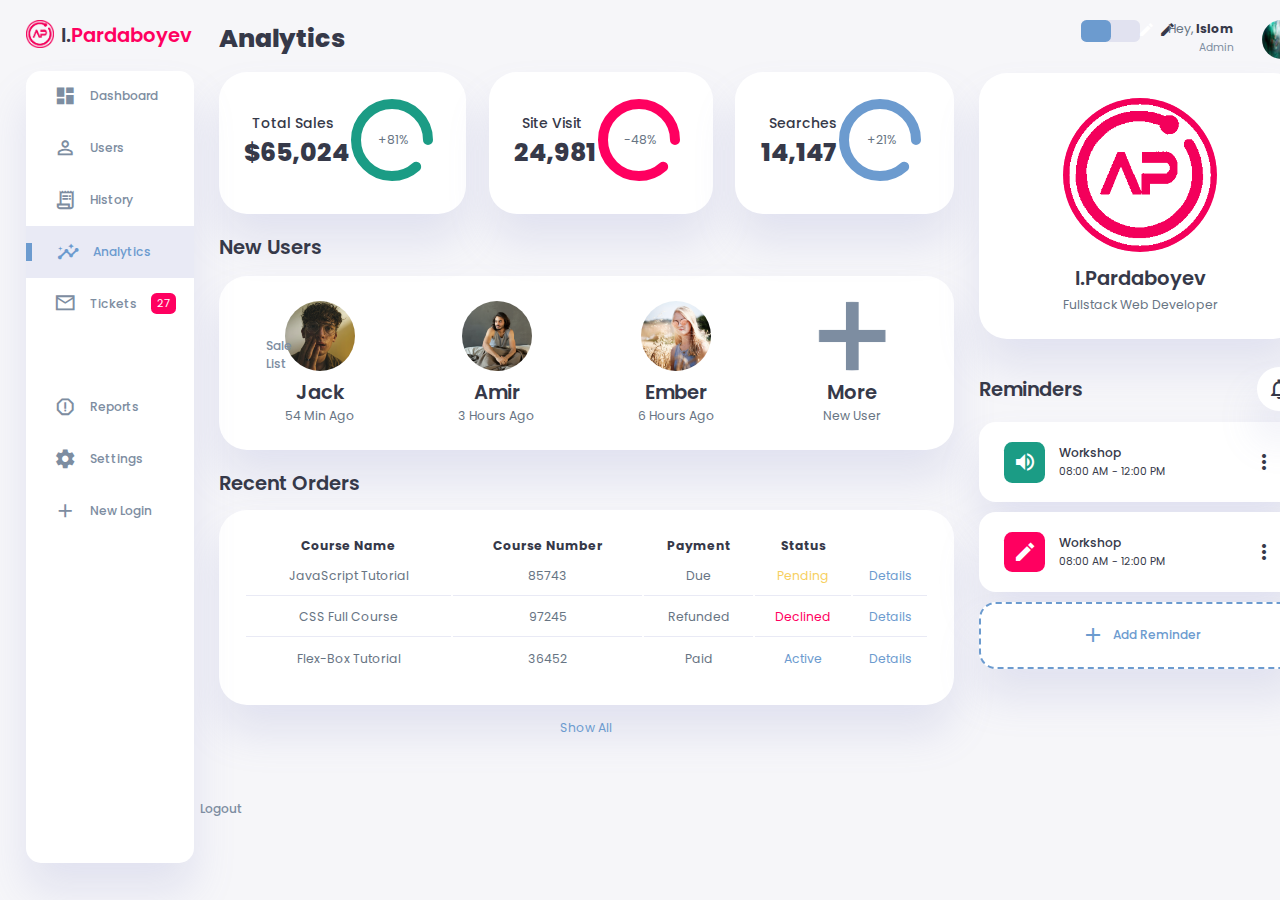
<file: Admin Dashboard/index.html>
<!DOCTYPE html>
<html lang="en">

<head>
    <meta charset="UTF-8">
    <meta name="viewport" content="width=device-width, initial-scale=1.0">
    <link href="https://fonts.googleapis.com/icon?family=Material+Icons+Sharp" rel="stylesheet">
    <link rel="stylesheet" href="style.css">
    <title>Responsive Dashboard Design #1</title>
</head>

<body>

    <div class="container">
        <!-- Sidebar Section -->
        <aside>
            <div class="toggle">
                <div class="logo">
                    <img src="images/IP.png">
                    <h2>I.<span class="danger">Pardaboyev</span></h2>
                </div>
                <div class="close" id="close-btn">
                    <span class="material-icons-sharp">
                        close
                    </span>
                </div>
            </div>

            <div class="sidebar">
                <a href="#">
                    <span class="material-icons-sharp">
                        dashboard
                    </span>
                    <h3>Dashboard</h3>
                </a>
                <a href="#">
                    <span class="material-icons-sharp">
                        person_outline
                    </span>
                    <h3>Users</h3>
                </a>
                <a href="#">
                    <span class="material-icons-sharp">
                        receipt_long
                    </span>
                    <h3>History</h3>
                </a>
                <a href="#" class="active">
                    <span class="material-icons-sharp">
                        insights
                    </span>
                    <h3>Analytics</h3>
                </a>
                <a href="#">
                    <span class="material-icons-sharp">
                        mail_outline
                    </span>
                    <h3>Tickets</h3>
                    <span class="message-count">27</span>
                </a>
                <a href="#">
                    <span class="material-icons-sharp">
                        inventory
                    </span>
                    <h3>Sale List</h3>
                </a>
                <a href="#">
                    <span class="material-icons-sharp">
                        report_gmailerrorred
                    </span>
                    <h3>Reports</h3>
                </a>
                <a href="#">
                    <span class="material-icons-sharp">
                        settings
                    </span>
                    <h3>Settings</h3>
                </a>
                <a href="#">
                    <span class="material-icons-sharp">
                        add
                    </span>
                    <h3>New Login</h3>
                </a>
                <a href="#">
                    <span class="material-icons-sharp">
                        logout
                    </span>
                    <h3>Logout</h3>
                </a>
            </div>
        </aside>
        <!-- End of Sidebar Section -->

        <!-- Main Content -->
        <main>
            <h1>Analytics</h1>
            <!-- Analyses -->
            <div class="analyse">
                <div class="sales">
                    <div class="status">
                        <div class="info">
                            <h3>Total Sales</h3>
                            <h1>$65,024</h1>
                        </div>
                        <div class="progresss">
                            <svg>
                                <circle cx="38" cy="38" r="36"></circle>
                            </svg>
                            <div class="percentage">
                                <p>+81%</p>
                            </div>
                        </div>
                    </div>
                </div>
                <div class="visits">
                    <div class="status">
                        <div class="info">
                            <h3>Site Visit</h3>
                            <h1>24,981</h1>
                        </div>
                        <div class="progresss">
                            <svg>
                                <circle cx="38" cy="38" r="36"></circle>
                            </svg>
                            <div class="percentage">
                                <p>-48%</p>
                            </div>
                        </div>
                    </div>
                </div>
                <div class="searches">
                    <div class="status">
                        <div class="info">
                            <h3>Searches</h3>
                            <h1>14,147</h1>
                        </div>
                        <div class="progresss">
                            <svg>
                                <circle cx="38" cy="38" r="36"></circle>
                            </svg>
                            <div class="percentage">
                                <p>+21%</p>
                            </div>
                        </div>
                    </div>
                </div>
            </div>
            <!-- End of Analyses -->

            <!-- New Users Section -->
            <div class="new-users">
                <h2>New Users</h2>
                <div class="user-list">
                    <div class="user">
                        <img src="images/profile-2.jpg">
                        <h2>Jack</h2>
                        <p>54 Min Ago</p>
                    </div>
                    <div class="user">
                        <img src="images/profile-3.jpg">
                        <h2>Amir</h2>
                        <p>3 Hours Ago</p>
                    </div>
                    <div class="user">
                        <img src="images/profile-4.jpg">
                        <h2>Ember</h2>
                        <p>6 Hours Ago</p>
                    </div>
                    <div class="user">
                        <img src="images/plus.png">
                        <h2>More</h2>
                        <p>New User</p>
                    </div>
                </div>
            </div>
            <!-- End of New Users Section -->

            <!-- Recent Orders Table -->
            <div class="recent-orders">
                <h2>Recent Orders</h2>
                <table>
                    <thead>
                        <tr>
                            <th>Course Name</th>
                            <th>Course Number</th>
                            <th>Payment</th>
                            <th>Status</th>
                            <th></th>
                        </tr>
                    </thead>
                    <tbody></tbody>
                </table>
                <a href="#">Show All</a>
            </div>
            <!-- End of Recent Orders -->

        </main>
        <!-- End of Main Content -->

        <!-- Right Section -->
        <div class="right-section">
            <div class="nav">
                <button id="menu-btn">
                    <span class="material-icons-sharp">
                        menu
                    </span>
                </button>
                <div class="dark-mode">
                    <span class="material-icons-sharp active">
                        light_mode
                    </span>
                    <span class="material-icons-sharp">
                        dark_mode
                    </span>
                </div>

                <div class="profile">
                    <div class="info">
                        <p>Hey, <b>Islom</b></p>
                        <small class="text-muted">Admin</small>
                    </div>
                    <div class="profile-photo">
                        <img src="images/profile-1.jpg">
                    </div>
                </div>

            </div>
            <!-- End of Nav -->

            <div class="user-profile">
                <div class="logo">
                    <img src="images/IP.png">
                    <h2>I.Pardaboyev</h2>
                    <p>Fullstack Web Developer</p>
                </div>
            </div>

            <div class="reminders">
                <div class="header">
                    <h2>Reminders</h2>
                    <span class="material-icons-sharp">
                        notifications_none
                    </span>
                </div>

                <div class="notification">
                    <div class="icon">
                        <span class="material-icons-sharp">
                            volume_up
                        </span>
                    </div>
                    <div class="content">
                        <div class="info">
                            <h3>Workshop</h3>
                            <small class="text_muted">
                                08:00 AM - 12:00 PM
                            </small>
                        </div>
                        <span class="material-icons-sharp">
                            more_vert
                        </span>
                    </div>
                </div>

                <div class="notification deactive">
                    <div class="icon">
                        <span class="material-icons-sharp">
                            edit
                        </span>
                    </div>
                    <div class="content">
                        <div class="info">
                            <h3>Workshop</h3>
                            <small class="text_muted">
                                08:00 AM - 12:00 PM
                            </small>
                        </div>
                        <span class="material-icons-sharp">
                            more_vert
                        </span>
                    </div>
                </div>

                <div class="notification add-reminder">
                    <div>
                        <span class="material-icons-sharp">
                            add
                        </span>
                        <h3>Add Reminder</h3>
                    </div>
                </div>

            </div>

        </div>


    </div>

    <script src="orders.js"></script>
    <script src="index.js"></script>
</body>

</html>
</file>
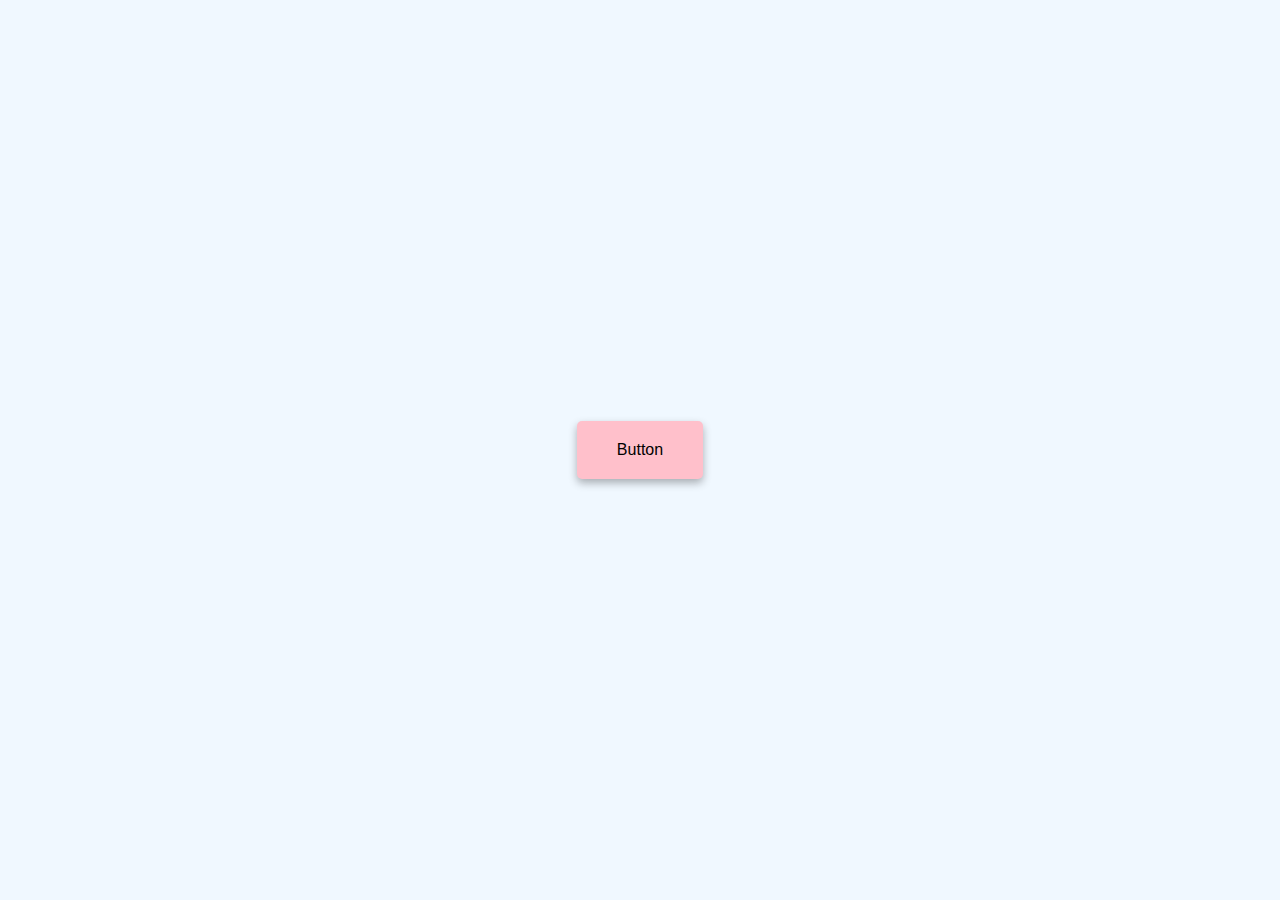
<file: Button ripple effect/index.html>
<!DOCTYPE html>
<html lang="en">
<head>
    <meta charset="UTF-8">
    <meta name="viewport" content="width=device-width, initial-scale=1.0">
    <title>Button Ripple Effect</title>
    <link rel="stylesheet" href="./style.css">
    <link rel="shortcut icon" href="./Untitled Project.jpg" type="image/x-icon">
</head>
<body>
    <a href="#" class="btn"><span>Button</span></a>

    <script src="./script.js"></script>
</body>
</html>
</file>
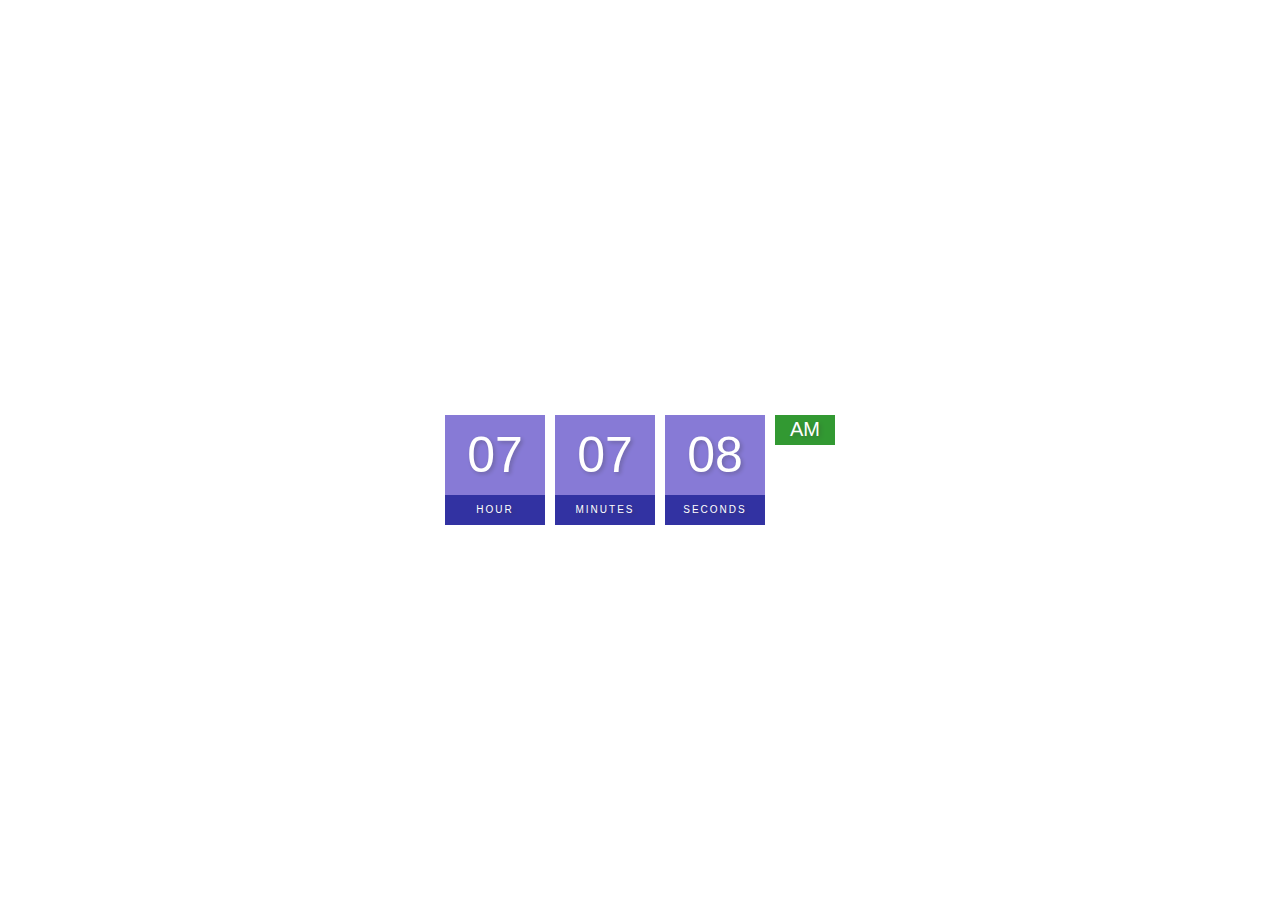
<file: Digital clock/index.html>
<!DOCTYPE html>
<html lang="en">
<head>
    <meta charset="UTF-8">
    <meta name="viewport" content="width=device-width, initial-scale=1.0">
    <title>Digital Clock</title>
    <link rel="stylesheet" href="./style.css">
</head>
<body>
    <h2>Digital Clock</h2>
    <div class="clock">
        <div>
            <span id="hour">00</span>
            <span class="text">Hour</span>
        </div>
        <div>
            <span id="minutes">00</span>
            <span class="text">Minutes</span>
        </div>
        <div>
            <span id="seconds">00</span>
            <span class="text">Seconds</span>
        </div>
        <div>
            <span id="ampm">AM</span>
        </div>
    </div>
    <script src="./script.js"></script>
</body>
</html>
</file>
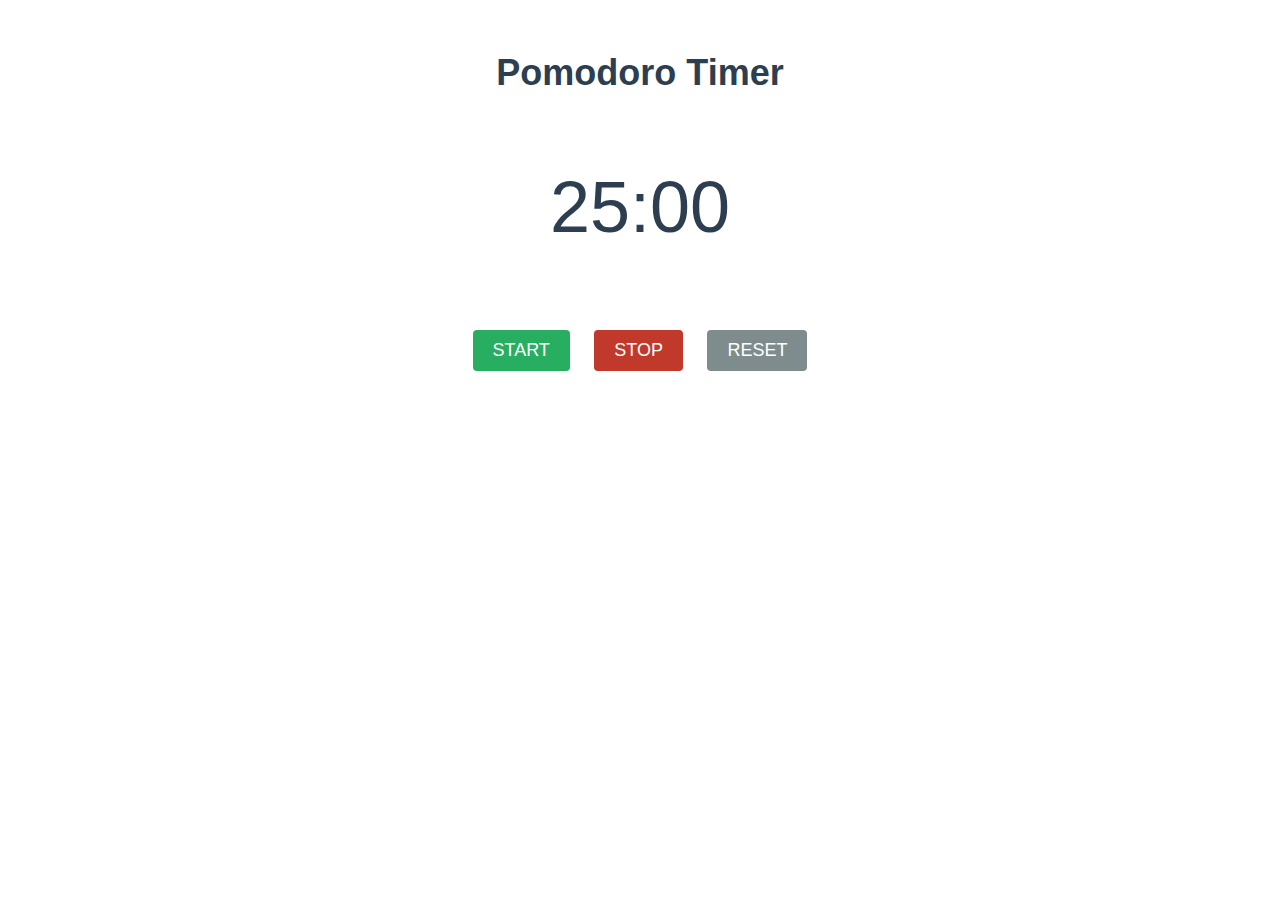
<file: Pomodoro timer/index.html>
<!DOCTYPE html>
<html lang="en">
<head>
    <meta charset="UTF-8">
    <meta name="viewport" content="width=device-width, initial-scale=1.0">
    <title>Pomodoro Timer</title>
    <!-- custom css -->
    <link rel="stylesheet" href="./style.css">
</head>
<body>

    <div class="container">
        <h1 class="title">Pomodoro Timer</h1>
        <p class="timer" id="timer">25:00</p>
        <div class="button-wrapper">
            <button id="start">Start</button>
            <button id="stop">Stop</button>
            <button id="reset">Reset</button>
        </div>
    </div>

    <!-- custom js -->
    <script src="./script.js"></script>
</body>
</html>
</file>
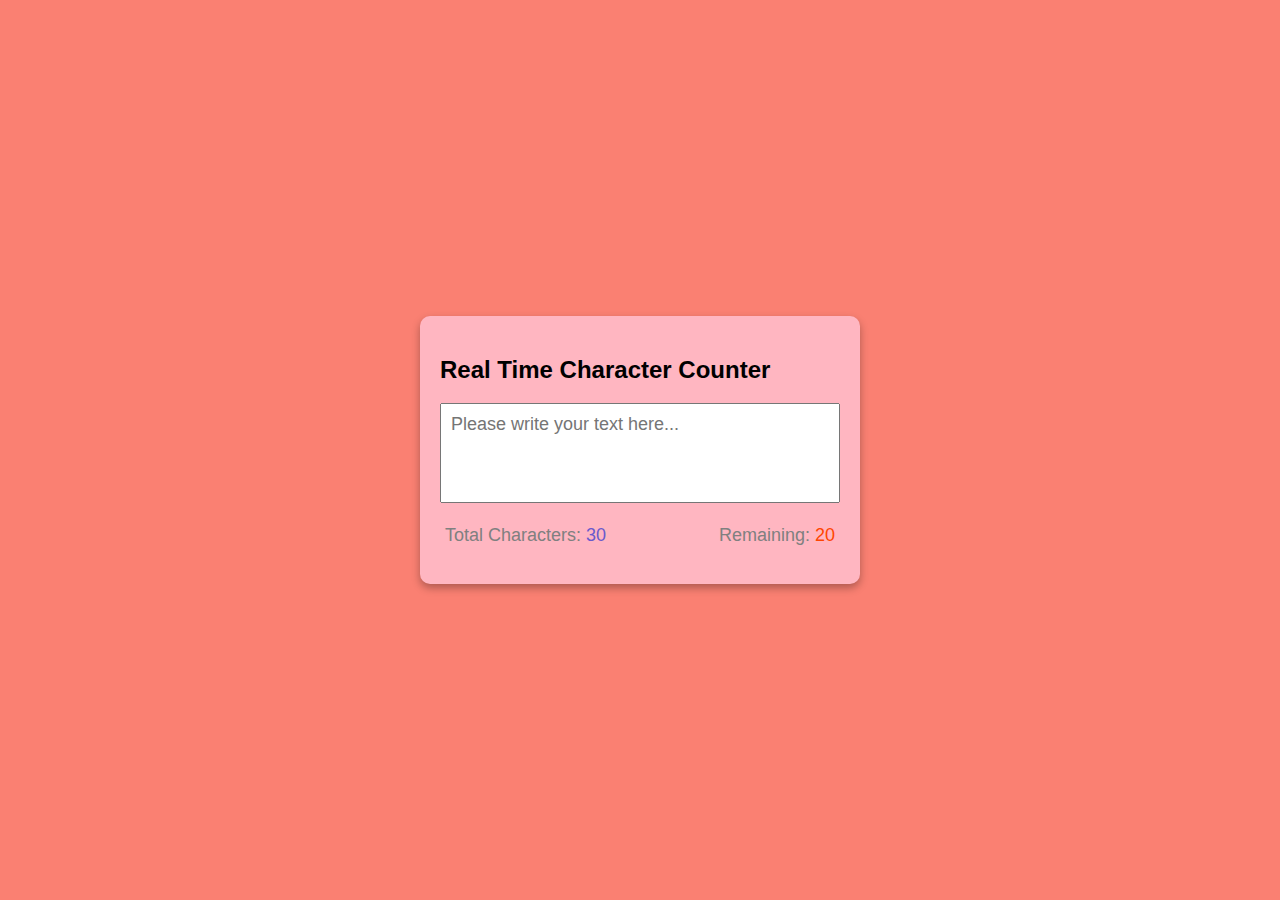
<file: Real Time Character Counter/index.html>
<!DOCTYPE html>
<html lang="en">
<head>
    <meta charset="UTF-8">
    <meta name="viewport" content="width=device-width, initial-scale=1.0">
    <title>Real Time Character Counter</title>
    <link rel="stylesheet" href="./style.css">
</head>
<body>
    <div class="container">
        <h2>Real Time Character Counter</h2>
        <textarea id="textarea" class="textarea" placeholder="Please write your text here..." maxlength="50"></textarea>
        <div class="counter-container">
            <p>Total Characters: <span class="total-counter" id="total-counter">30</span></p>
            <p>Remaining: <span class="remaining-counter" id="remaining-counter">20</span></p>
        </div>
    </div>

    <script src="./script.js"></script>
</body>
</html>
</file>
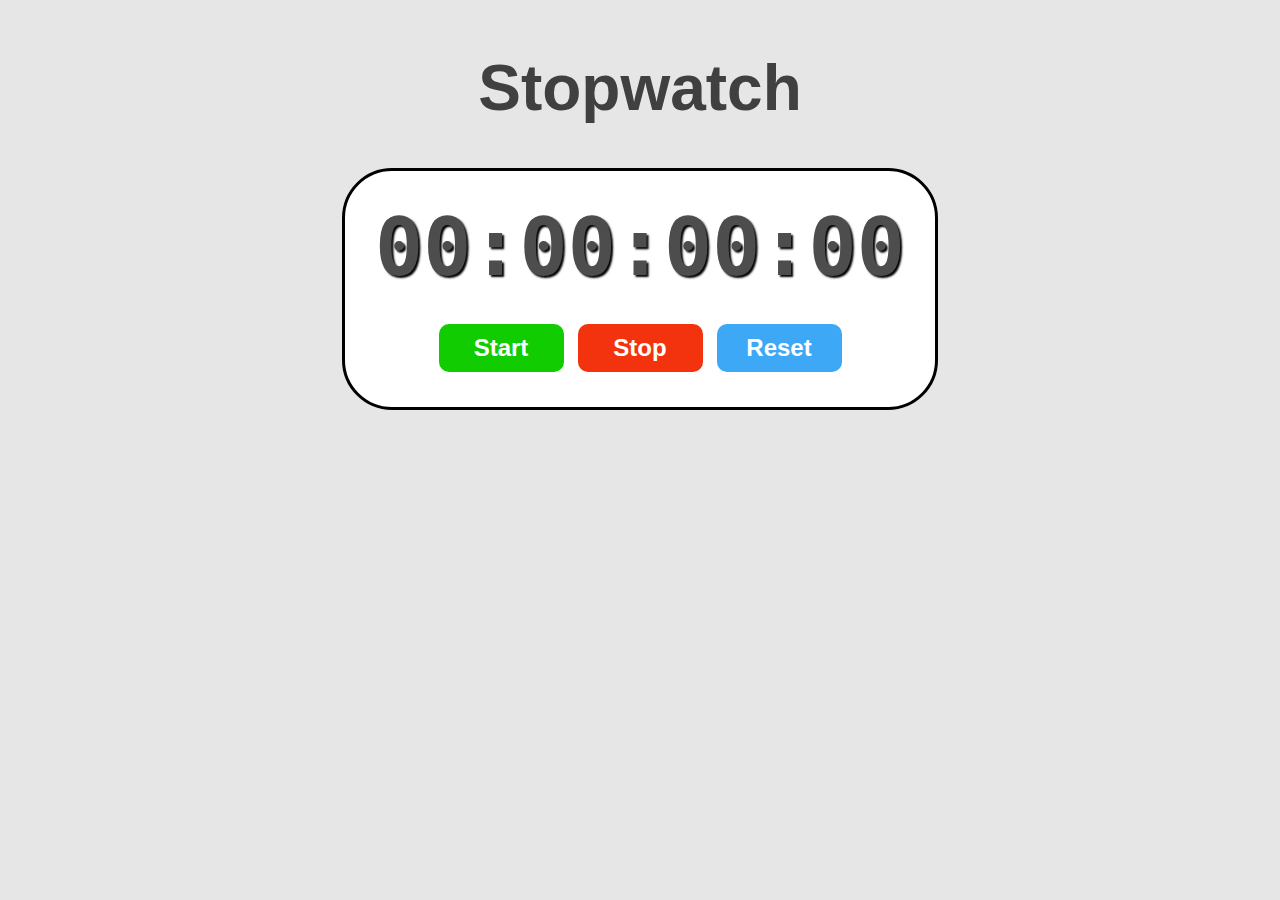
<file: stopwatch-html-css-js/index.html>
<!DOCTYPE html>
<html lang="en">

<head>
    <meta charset="UTF-8">
    <meta name="viewport" content="width=device-width, initial-scale=1.0">
    <title>Document</title>
    <!-- css -->
    <link rel="stylesheet" href="./index.css">
</head>

<body>

    <h1 id="myH1">Stopwatch</h1>

    <div id="container">
        <div id="display">
            00:00:00:00
        </div>
        <div id="controls">
            <button id="startBtn" onclick="start()">Start</button>
            <button id="stopBtn" onclick="stopBtn()">Stop</button>
            <button id="resetBtn" onclick="reset()">Reset</button>
        </div>
    </div>

    <!-- js -->
    <script src="./index.js"></script>
</body>

</html>
</file>
<file: Admin Dashboard/style.css>
@import url('https://fonts.googleapis.com/css2?family=Poppins:wght@300;400;500;600;700;800&display=swap');

:root{
    --color-primary: #6C9BCF;
    --color-danger: #FF0060;
    --color-success: #1B9C85;
    --color-warning: #F7D060;
    --color-white: #fff;
    --color-info-dark: #7d8da1;
    --color-dark: #363949;
    --color-light: rgba(132, 139, 200, 0.18);
    --color-dark-variant: #677483;
    --color-background: #f6f6f9;

    --card-border-radius: 2rem;
    --border-radius-1: 0.4rem;
    --border-radius-2: 1.2rem;

    --card-padding: 1.8rem;
    --padding-1: 1.2rem;

    --box-shadow: 0 2rem 3rem var(--color-light);
}

.dark-mode-variables{
    --color-background: #181a1e;
    --color-white: #202528;
    --color-dark: #edeffd;
    --color-dark-variant: #a3bdcc;
    --color-light: rgba(0, 0, 0, 0.4);
    --box-shadow: 0 2rem 3rem var(--color-light);
}

*{
    margin: 0;
    padding: 0;
    outline: 0;
    appearance: 0;
    border: 0;
    text-decoration: none;
    box-sizing: border-box;
}

html{
    font-size: 14px;
}

body{
    width: 100vw;
    height: 100vh;
    font-family: 'Poppins', sans-serif;
    font-size: 0.88rem;
    user-select: none;
    overflow-x: hidden;
    color: var(--color-dark);
    background-color: var(--color-background);
}

a{
    color: var(--color-dark);
}

img{
    display: block;
    width: 100%;
    object-fit: cover;
}

h1{
    font-weight: 800;
    font-size: 1.8rem;
}

h2{
    font-weight: 600;
    font-size: 1.4rem;
}

h3{
    font-weight: 500;
    font-size: 0.87rem;
}

small{
    font-size: 0.76rem;
}

p{
    color: var(--color-dark-variant);
}

b{
    color: var(--color-dark);
}

.text-muted{
    color: var(--color-info-dark);
}

.primary{
    color: var(--color-primary);
}

.danger{
    color: var(--color-danger);
}

.success{
    color: var(--color-success);
}

.warning{
    color: var(--color-warning);
}

.container{
    display: grid;
    width: 96%;
    margin: 0 auto;
    gap: 1.8rem;
    grid-template-columns: 12rem auto 23rem;
}

aside{
    height: 100vh;
}

aside .toggle{
    display: flex;
    align-items: center;
    justify-content: space-between;
    margin-top: 1.4rem;
}

aside .toggle .logo{
    display: flex;
    gap: 0.5rem;
}

aside .toggle .logo img{
    width: 2rem;
    height: 2rem;
}

aside .toggle .close{
    padding-right: 1rem;
    display: none;
}

aside .sidebar{
    display: flex;
    flex-direction: column;
    background-color: var(--color-white);
    box-shadow: var(--box-shadow);
    border-radius: 15px;
    height: 88vh;
    position: relative;
    top: 1.5rem;
    transition: all 0.3s ease;
}

aside .sidebar:hover{
    box-shadow: none;
}

aside .sidebar a{
    display: flex;
    align-items: center;
    color: var(--color-info-dark);
    height: 3.7rem;
    gap: 1rem;
    position: relative;
    margin-left: 2rem;
    transition: all 0.3s ease;
}

aside .sidebar a span{
    font-size: 1.6rem;
    transition: all 0.3s ease;
}

aside .sidebar a:last-child{
    position: absolute;
    bottom: 2rem;
    width: 100%;
}

aside .sidebar a.active{
    width: 100%;
    color: var(--color-primary);
    background-color: var(--color-light);
    margin-left: 0;
}

aside .sidebar a.active::before{
    content: '';
    width: 6px;
    height: 18px;
    background-color: var(--color-primary);
}

aside .sidebar a.active span{
    color: var(--color-primary);
    margin-left: calc(1rem - 3px);
}

aside .sidebar a:hover{
    color: var(--color-primary);
}

aside .sidebar a:hover span{
    margin-left: 0.6rem;
}

aside .sidebar .message-count{
    background-color: var(--color-danger);
    padding: 2px 6px;
    color: var(--color-white);
    font-size: 11px;
    border-radius: var(--border-radius-1);
}

main{
    margin-top: 1.4rem;
}

main .analyse{
    display: grid;
    grid-template-columns: repeat(3, 1fr);
    gap: 1.6rem;
}

main .analyse > div{
    background-color: var(--color-white);
    padding: var(--card-padding);
    border-radius: var(--card-border-radius);
    margin-top: 1rem;
    box-shadow: var(--box-shadow);
    cursor: pointer;
    transition: all 0.3s ease;
}

main .analyse > div:hover{
    box-shadow: none;
}

main .analyse > div .status{
    display: flex;
    align-items: center;
    justify-content: space-between;
}

main .analyse h3{
    margin-left: 0.6rem;
    font-size: 1rem;
}

main .analyse .progresss{
    position: relative;
    width: 92px;
    height: 92px;
    border-radius: 50%;
}

main .analyse svg{
    width: 7rem;
    height: 7rem;
}

main .analyse svg circle{
    fill: none;
    stroke-width: 10;
    stroke-linecap: round;
    transform: translate(5px, 5px);
}

main .analyse .sales svg circle{
    stroke: var(--color-success);
    stroke-dashoffset: -30;
    stroke-dasharray: 200;
}

main .analyse .visits svg circle{
    stroke: var(--color-danger);
    stroke-dashoffset: -30;
    stroke-dasharray: 200;
}

main .analyse .searches svg circle{
    stroke: var(--color-primary);
    stroke-dashoffset: -30;
    stroke-dasharray: 200;
}

main .analyse .progresss .percentage{
    position: absolute;
    top: -3px;
    left: -1px;
    display: flex;
    align-items: center;
    justify-content: center;
    height: 100%;
    width: 100%;
}

main .new-users{
    margin-top: 1.3rem;
}

main .new-users .user-list{
    background-color: var(--color-white);
    padding: var(--card-padding);
    border-radius: var(--card-border-radius);
    margin-top: 1rem;
    box-shadow: var(--box-shadow);
    display: flex;
    justify-content: space-around;
    flex-wrap: wrap;
    gap: 1.4rem;
    cursor: pointer;
    transition: all 0.3s ease;
}

main .new-users .user-list:hover{
    box-shadow: none;
}

main .new-users .user-list .user{
    display: flex;
    flex-direction: column;
    align-items: center;
    justify-content: center;
}

main .new-users .user-list .user img{
    width: 5rem;
    height: 5rem;
    margin-bottom: 0.4rem;
    border-radius: 50%;
}

main .recent-orders{
    margin-top: 1.3rem;
}

main .recent-orders h2{
    margin-bottom: 0.8rem;
}

main .recent-orders table{
    background-color: var(--color-white);
    width: 100%;
    padding: var(--card-padding);
    text-align: center;
    box-shadow: var(--box-shadow);
    border-radius: var(--card-border-radius);
    transition: all 0.3s ease;
}

main .recent-orders table:hover{
    box-shadow: none;
}

main table tbody td{
    height: 2.8rem;
    border-bottom: 1px solid var(--color-light);
    color: var(--color-dark-variant);
}

main table tbody tr:last-child td{
    border: none;
}

main .recent-orders a{
    text-align: center;
    display: block;
    margin: 1rem auto;
    color: var(--color-primary);
}

.right-section{
    margin-top: 1.4rem;
}

.right-section .nav{
    display: flex;
    justify-content: end;
    gap: 2rem;
}

.right-section .nav button{
    display: none;
}

.right-section .dark-mode{
    background-color: var(--color-light);
    display: flex;
    justify-content: space-between;
    align-items: center;
    height: 1.6rem;
    width: 4.2rem;
    cursor: pointer;
    border-radius: var(--border-radius-1);
}

.right-section .dark-mode span{
    font-size: 1.2rem;
    width: 50%;
    height: 100%;
    display: flex;
    align-items: center;
    justify-content: center;
}

.right-section .dark-mode span.active{
    background-color: var(--color-primary);
    color: white;
    border-radius: var(--border-radius-1);
}

.right-section .nav .profile{
    display: flex;
    gap: 2rem;
    text-align: right;
}

.right-section .nav .profile .profile-photo{
    width: 2.8rem;
    height: 2.8rem;
    border-radius: 50%;
    overflow: hidden;
}

.right-section .user-profile{
    display: flex;
    justify-content: center;
    text-align: center;
    margin-top: 1rem;
    background-color: var(--color-white);
    padding: var(--card-padding);
    border-radius: var(--card-border-radius);
    box-shadow: var(--box-shadow);
    cursor: pointer;
    transition: all 0.3s ease;
}

.right-section .user-profile:hover{
    box-shadow: none;
}

.right-section .user-profile img{
    width: 11rem;
    height: auto;
    margin-bottom: 0.8rem;
    border-radius: 50%;
}

.right-section .user-profile h2{
    margin-bottom: 0.2rem;
}

.right-section .reminders{
    margin-top: 2rem;
}

.right-section .reminders .header{
    display: flex;
    align-items: center;
    justify-content: space-between;
    margin-bottom: 0.8rem;
}

.right-section .reminders .header span{
    padding: 10px;
    box-shadow: var(--box-shadow);
    background-color: var(--color-white);
    border-radius: 50%;
}

.right-section .reminders .notification{
    background-color: var(--color-white);
    display: flex;
    align-items: center;
    gap: 1rem;
    margin-bottom: 0.7rem;
    padding: 1.4rem var(--card-padding);
    border-radius: var(--border-radius-2);
    box-shadow: var(--box-shadow);
    cursor: pointer;
    transition: all 0.3s ease;
}

.right-section .reminders .notification:hover{
    box-shadow: none;
}

.right-section .reminders .notification .content{
    display: flex;
    justify-content: space-between;
    align-items: center;
    margin: 0;
    width: 100%;
}

.right-section .reminders .notification .icon{
    padding: 0.6rem;
    color: var(--color-white);
    background-color: var(--color-success);
    border-radius: 20%;
    display: flex;
}

.right-section .reminders .notification.deactive .icon{
    background-color: var(--color-danger);
}

.right-section .reminders .add-reminder{
    background-color: var(--color-white);
    border: 2px dashed var(--color-primary);
    color: var(--color-primary);
    display: flex;
    align-items: center;
    justify-content: center;
    cursor: pointer;
}

.right-section .reminders .add-reminder:hover{
    background-color: var(--color-primary);
    color: white;
}

.right-section .reminders .add-reminder div{
    display: flex;
    align-items: center;
    gap: 0.6rem;
}

@media screen and (max-width: 1200px) {
    .container{
        width: 95%;
        grid-template-columns: 7rem auto 23rem;
    }

    aside .logo h2{
        display: none;
    }

    aside .sidebar h3{
        display: none;
    }

    aside .sidebar a{
        width: 5.6rem;
    }

    aside .sidebar a:last-child{
        position: relative;
        margin-top: 1.8rem;
    }

    main .analyse{
        grid-template-columns: 1fr;
        gap: 0;
    }

    main .new-users .user-list .user{
        flex-basis: 40%;
    }

    main .recent-orders {
        width: 94%;
        position: absolute;
        left: 50%;
        transform: translateX(-50%);
        margin: 2rem 0 0 0.8rem;
    }

    main .recent-orders table{
        width: 83vw;
    }

    main table thead tr th:last-child,
    main table thead tr th:first-child{
        display: none;
    }

    main table tbody tr td:last-child,
    main table tbody tr td:first-child{
        display: none;
    }

}

@media screen and (max-width: 768px) {
    .container{
        width: 100%;
        grid-template-columns: 1fr;
        padding: 0 var(--padding-1);
    }

    aside{
        position: fixed;
        background-color: var(--color-white);
        width: 15rem;
        z-index: 3;
        box-shadow: 1rem 3rem 4rem var(--color-light);
        height: 100vh;
        left: -100%;
        display: none;
        animation: showMenu 0.4s ease forwards;
    }

    @keyframes showMenu {
       to{
        left: 0;
       } 
    }

    aside .logo{
        margin-left: 1rem;
    }

    aside .logo h2{
        display: inline;
    }

    aside .sidebar h3{
        display: inline;
    }

    aside .sidebar a{
        width: 100%;
        height: 3.4rem;
    }

    aside .sidebar a:last-child{
        position: absolute;
        bottom: 5rem;
    }

    aside .toggle .close{
        display: inline-block;
        cursor: pointer;
    }

    main{
        margin-top: 8rem;
        padding: 0 1rem;
    }

    main .new-users .user-list .user{
        flex-basis: 35%;
    }

    main .recent-orders{
        position: relative;
        margin: 3rem 0 0 0;
        width: 100%;
    }

    main .recent-orders table{
        width: 100%;
        margin: 0;
    }

    .right-section{
        width: 94%;
        margin: 0 auto 4rem;
    }

    .right-section .nav{
        position: fixed;
        top: 0;
        left: 0;
        align-items: center;
        background-color: var(--color-white);
        padding: 0 var(--padding-1);
        height: 4.6rem;
        width: 100%;
        z-index: 2;
        box-shadow: 0 1rem 1rem var(--color-light);
        margin: 0;
    }

    .right-section .nav .dark-mode{
        width: 4.4rem;
        position: absolute;
        left: 66%;
    }

    .right-section .profile .info{
        display: none;
    }

    .right-section .nav button{
        display: inline-block;
        background-color: transparent;
        cursor: pointer;
        color: var(--color-dark);
        position: absolute;
        left: 1rem;
    }

    .right-section .nav button span{
        font-size: 2rem;
    }

}
</file>
<file: Button ripple effect/style.css>
body{
    margin: 0;
    display: flex;
    justify-content: center;
    align-items: center;
    background-color: aliceblue;
    height: 100vh;
    font-family: sans-serif;
}

.btn {
    background-color: pink;
    padding: 20px 40px;
    border-radius: 5px;
    box-shadow: 0 4px 8px rgba(0, 0, 0, .3);
    text-decoration: none;
    color: black;
    position: relative;
    overflow: hidden;
}

.btn span{
    position: relative;
    z-index: 1;
}

.btn::before {
    content: "";
    position: absolute;
    background: orangered;
    width: 0;
    height: 0;
    left: var(--xPos);
    top: var(--yPos);
    transform: translate(-50%, -50%);
    border-radius: 50%;
    transition: all .5s;
}

.btn:hover::before{
    width: 300px;
    height: 300px;
}
</file>
<file: Digital clock/style.css>
body{
    margin: 0;
    font-family: sans-serif;
    display: flex;
    flex-direction: column;
    align-items: center;
    height: 100vh;
    justify-content: center;
    background: url("https://images.unsplash.com/photo-1469474968028-56623f02e42e?q=80&w=2974&auto=format&fit=crop&ixlib=rb-4.0.3&ixid=M3wxMjA3fDB8MHxwaG90by1wYWdlfHx8fGVufDB8fHx8fA%3D%3D");
    background-size: cover;
    background-repeat: no-repeat;
    background-position: center;
    overflow: hidden;
}

h2{
    text-transform: uppercase;
    letter-spacing: 4px;
    font-size: 14px;
    text-align: center;
    color: white;
}

.clock{
    display: flex;
}

.clock div{
    margin: 5px;
}

.clock span{
    width: 100px;
    height: 80px;
    background-color: slateblue;
    opacity: .8;
    color: white;
    display: flex;
    justify-content: center;
    align-items: center;
    font-size: 50px;
    text-shadow: 2px 2px 4px rgba(0, 0, 0, 0.3);
}

.clock .text{
    height: 30px;
    font-size: 10px;
    text-transform: uppercase;
    letter-spacing: 2px;
    background: darkblue;
    opacity: .8;
}

.clock #ampm{
    width: 60px;
    height: 30px;
    font-size: 20px;
    background: green;
}
</file>
<file: Pomodoro timer/style.css>
.container{
    margin: 0 auto;
    max-width: 400px;
    text-align: center;
    padding: 20px;
    font-family: 'Roboto', sans-serif;
}

.title{
    font-size: 36px;
    margin-bottom: 10px;
    color: #2c3e50;
}

.timer{
    font-size: 72px;
    color: #2c3e50;
}

button{
    font-size: 18px;
    padding: 10px 20px;
    margin: 10px;
    color: #fff;
    border: none;
    border-radius: 4px;
    cursor: pointer;
    text-transform: uppercase;
    transition: opacity .3s ease-in-out;
}

button:hover{
    opacity: .7;
}

#start{
    background-color: #27ae60;
}

#stop{
    background: #c0392b;
}

#reset{
    background-color: #7f8c8d;
}
</file>
<file: Real Time Character Counter/style.css>
body{
    margin: 0;
    display: flex;
    justify-content: center;
    height: 100vh;
    align-items: center;
    background-color: salmon;
    font-family: sans-serif;
}

.container{
    background-color: lightpink;
    width: 400px;
    padding: 20px;
    margin: 5px;
    border-radius: 10px;
    box-shadow: 0 4px 8px rgba(0, 0, 0, .3);
}

.container .textarea{
    resize: none;
    width: 100%;
    height: 100px;
    font-size: 18px;
    font-family: sans-serif;
    padding: 10px;
    box-sizing: border-box;
    border: solid 2x darkgray;
}

.counter-container{
    display: flex;
    justify-content: space-between;
    padding: 0 5px;
}

.counter-container p{
    font-size: 18px;
    color: gray;
}

.total-counter{
    color: slateblue;
}

.remaining-counter{
    color: orangered;
}
</file>
<file: stopwatch-html-css-js/index.css>
body {
  display: flex;
  flex-direction: column;
  align-items: center;
  background-color: hsl(0, 0%, 90%);
}

#myH1 {
  font-size: 4rem;
  font-family: "Arial", sans-serif;
  color: hsl(0, 0%, 25%);
}

#container {
  display: flex;
  flex-direction: column;
  align-items: center;
  border: 3px solid;
  padding: 30px;
  border-radius: 50px;
  background-color: #fff;
}

#display {
  font-size: 5rem;
  font-family: monospace;
  font-weight: bold;
  color: hsl(0, 0%, 30%);
  text-shadow: 2px 2px 2px hsl(0, 0%, 0.75%);
  margin-bottom: 25px;
}

#controls button {
  font-size: 1.5rem;
  font-weight: bold;
  padding: 10px 20px;
  margin: 5px;
  min-width: 125px;
  border: none;
  border-radius: 10px;
  cursor: pointer;
  color: #fff;
  transition: background-color 0.5s ease;
}

#startBtn {
  background-color: hsl(115, 100%, 40%);
}

#startBtn:hover {
  background-color: hsl(115, 100%, 30%);
}
#stopBtn {
  background-color: hsl(10, 90%, 50%);
}

#stopBtn:hover {
  background-color: hsl(10, 90%, 40%);
}
#resetBtn {
  background-color: hsl(205, 90%, 60%);
}

#resetBtn:hover {
  background-color: hsl(205, 90%, 50%);
}
</file>
